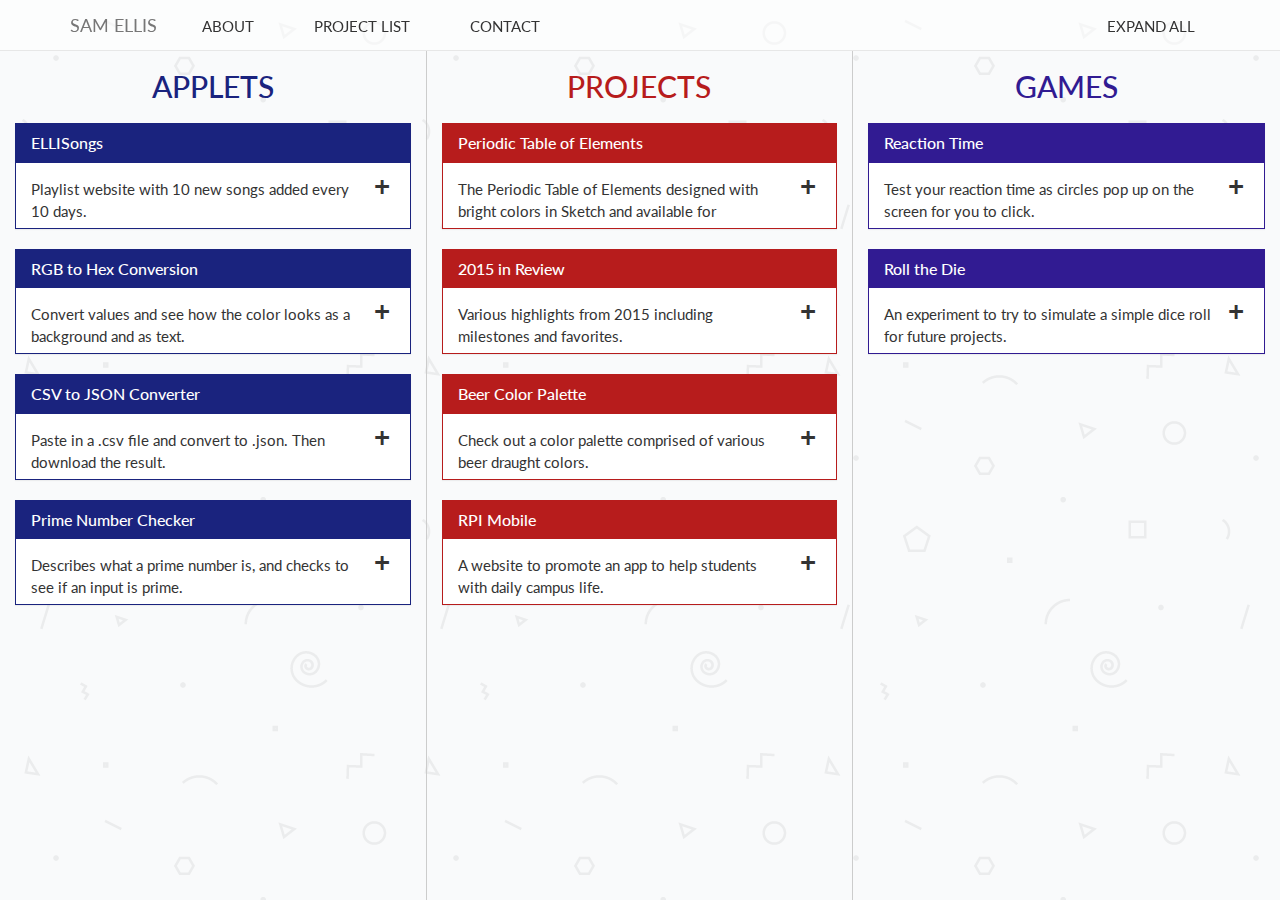
<file: index.html>
<!DOCTYPE html>
<html lang="en">
  <head>
    <meta charset="utf-8">
    <meta http-equiv="X-UA-Compatible" content="IE=edge">
    <meta name="viewport" content="width=device-width, initial-scale=1">
    <!-- The above 3 meta tags *must* come first in the head; any other head content must come *after* these tags -->
    <meta name="description" content="">
    <meta name="author" content="">
    <link rel="icon" href="../../favicon.ico">

    <title>Sam Ellis &middot; Web Home</title>

    <!-- Bootstrap core CSS -->
    <link href="BS3/css/bootstrap.min.css" rel="stylesheet">

    <!-- Custom fonts -->
    <link href='https://fonts.googleapis.com/css?family=Lato' rel='stylesheet' type='text/css'>

    <!-- Custom styles for this template -->
    <link href="home.css" rel="stylesheet">

    <!-- HTML5 shim and Respond.js for IE8 support of HTML5 elements and media queries -->
    <!--[if lt IE 9]>
      <script src="https://oss.maxcdn.com/html5shiv/3.7.2/html5shiv.min.js"></script>
      <script src="https://oss.maxcdn.com/respond/1.4.2/respond.min.js"></script>
    <![endif]-->
  </head>

  <body>

    <!-- Fixed navbar -->
    <nav class="navbar navbar-default navbar-fixed-top" id="title-nav">
      <div class="container">
        <div class="navbar-header">
          <button type="button" class="navbar-toggle collapsed" data-toggle="collapse" data-target="#navbar" aria-expanded="false" aria-controls="navbar">
            <span class="sr-only">Toggle navigation</span>
            <span class="icon-bar"></span>
            <span class="icon-bar"></span>
            <span class="icon-bar"></span>
          </button>
          <a class="navbar-brand" href="#">SAM ELLIS</a>
        </div>
        <div id="navbar" class="navbar-collapse collapse">
          <ul class="nav navbar-nav">
            <li>
              <div class="nav-control-item" id="nav-about">ABOUT</div>
            </li>
            <li>
              <div class="nav-control-item" id="nav-list">PROJECT LIST</div>
            </li>
            <li>
              <div class="nav-control-item" id="nav-contact">CONTACT</div>
            </li>
          </ul>
          <ul class="nav navbar-nav navbar-right">
            <li>
              <div class="nav-control-item all-panel-control all-closed">EXPAND ALL</div>
            </li>
          </ul>
        </div><!--/.nav-collapse -->
      </div>
    </nav>

    <div class="nav-overlay" id="about-overlay">
      <span class="exit-overlay">X</span>
      <h1 class="about-overlay-head">Hello!</h1>
      <p class="about-overlay-text">Thanks for checking out my site</p>
      <p class="about-overlay-text">with a collection of some of my work.</p>
      <p class="about-overlay-text">I will be adding more panels as I complete more projects.</p>
      <p class="about-overlay-text">Let me know if you have any suggestions!</p>
    </div>

    <div class="nav-overlay" id="list-overlay">
      <span class="exit-overlay">X</span>
      <ul class="list-overlay-ul">
        <a href="http://www.ellisongs.com/" class="list-overlay-link"><li>ELLISongs</li></a>
        <a href="2015/2015.html" class="list-overlay-link"><li>2015 YEAR IN REVIEW</li></a>
        <a href="beer/beer.html" class="list-overlay-link"><li>BEER COLOR PALETTE</li></a>
        <a href="csv-to-json/csv-to-json.html" class="list-overlay-link"><li>CSV TO JSON CONVERTER</li></a>
        <a href="downloads/TableofElements.pdf" class="list-overlay-link"><li>PERIODIC TABLE OF ELEMENTS</li></a>
        <a href="math/prime.html" class="list-overlay-link"><li>PRIME NUMBER CHECKER</li></a>
        <a href="games/reaction.html" class="list-overlay-link"><li>REACTION TIME</li></a>
        <a href="RGBtoHex/rgbtohex.html" class="list-overlay-link"><li>RGB TO HEX CONVERSION</li></a>
        <a href="RPIMobile/index.html" class="list-overlay-link"><li>RPI MOBILE</li></a>
        <a href="games/diceroll.html" class="list-overlay-link"><li>ROLL THE DIE</li></a>
      </ul>
    </div>

    <div class="nav-overlay" id="contact-overlay">
      <span class="exit-overlay">X</span>
      <ul class="contact-overlay-ul">
        <a href="mailto:icanhurdleu@gmail.com" class="contact-overlay-link"><li>SEND ME AN EMAIL</li></a>
        <a href="https://twitter.com/webdevsam" class="contact-overlay-link"><li>SAY HI ON TWITTER</li></a>
        <a href="https://github.com/icanhurdleu" class="contact-overlay-link"><li>CHECK OUT MY GITHUB</li></a>
      </ul>
    </div>


    <div class="container-fluid content-holder">

      <div class="row content">
        
        <div class="col-md-4 topic-col" id="one">
          <h2 class="col-header" style="color: #1a237e">APPLETS</h2>

          <div class="panel panel-default panel-custom panel-one">
            <a href="http://www.ellisongs.com/" class="no-decoration"><div class="panel-heading col-one-heading">
              <h3 class="panel-title panel-title-custom">ELLISongs</h3>
            </div></a>
            <div class="panel-body panel-body-short">
                <span class="panel-expand blue-panel closed">+</span>
                <p>Playlist website with 10 new songs added every 10 days.</p>
                <img class="panel-img" src="img/ellisongs.png">
            </div>
          </div>

          <div class="panel panel-default panel-custom panel-one">
            <a href="RGBtoHex/rgbtohex.html" class="no-decoration"><div class="panel-heading col-one-heading">
              <h3 class="panel-title panel-title-custom">RGB to Hex Conversion</h3>
            </div></a>
            <div class="panel-body panel-body-short">
                <span class="panel-expand blue-panel closed">+</span>
                <p>Convert values and see how the color looks as a background and as text.</p>
                <img class="panel-img" src="img/rgb2hex.png">
            </div>
          </div>

          <div class="panel panel-default panel-custom panel-one">
            <a href="csv-to-json/csv-to-json.html" class="no-decoration"><div class="panel-heading col-one-heading">
              <h3 class="panel-title panel-title-custom">CSV to JSON Converter</h3>
            </div></a>
            <div class="panel-body panel-body-short">
              <span class="panel-expand blue-panel closed">+</span>
              <p>Paste in a .csv file and convert to .json. Then download the result.</p>
              <img  class="panel-img" src="img/csv2json.png">
            </div>
          </div>

          <div class="panel panel-default panel-custom panel-one">
            <a href="math/prime.html" class="no-decoration"><div class="panel-heading col-one-heading">
              <h3 class="panel-title panel-title-custom">Prime Number Checker</h3>
            </div></a>
            <div class="panel-body panel-body-short">
              <span class="panel-expand blue-panel closed">+</span>
              <p>Describes what a prime number is, and checks to see if an input is prime.</p>
              <img  class="panel-img" src="img/primenum.png">
            </div>
          </div>

        </div>

        <div class="col-md-4 topic-col" id="two">
          <h2 class="col-header" style="color: #b71c1c">PROJECTS</h2>

          <div class="panel panel-default panel-custom panel-two">
            <a href="downloads/TableofElements.pdf" class="no-decoration"><div class="panel-heading col-two-heading">
              <h3 class="panel-title panel-title-custom">Periodic Table of Elements</h3>
            </div></a>
            <div class="panel-body panel-body-short">
              <span class="panel-expand red-panel closed">+</span>
              <p>The Periodic Table of Elements designed with bright colors in Sketch and available for <a href="downloads/PeriodicTableElements.sketch" download="PeriodicTableElements">download</a>.</p>
              <img  class="panel-img" src="img/PToE.png">
            </div>
          </div>

          <div class="panel panel-default panel-custom panel-two">
            <a href="2015/2015.html" class="no-decoration"><div class="panel-heading col-two-heading">
              <h3 class="panel-title panel-title-custom">2015 in Review</h3>
            </div></a>
            <div class="panel-body panel-body-short">
              <span class="panel-expand red-panel closed">+</span>
              <p>Various highlights from 2015 including milestones and favorites.</p>
              <img  class="panel-img" src="img/2015.png">
            </div>
          </div>

          <div class="panel panel-default panel-custom panel-two">
            <a href="beer/beer.html" class="no-decoration"><div class="panel-heading col-two-heading">
              <h3 class="panel-title panel-title-custom">Beer Color Palette</h3>
            </div></a>
            <div class="panel-body panel-body-short">
              <span class="panel-expand red-panel closed">+</span>
              <p>Check out a color palette comprised of various beer draught colors.</p>
              <img  class="panel-img" src="img/beerpalette.png">
            </div>
          </div>

          <div class="panel panel-default panel-custom panel-two">
            <a href="RPIMobile/index.html" class="no-decoration"><div class="panel-heading col-two-heading">
              <h3 class="panel-title panel-title-custom">RPI Mobile</h3>
            </div></a>
            <div class="panel-body panel-body-short">
              <span class="panel-expand red-panel closed">+</span>
              <p>A website to promote an app to help students with daily campus life.</p>
              <img  class="panel-img" src="img/rpimobile.png">
            </div>
          </div>

        </div>

        <div class="col-md-4 topic-col" id="three">
          <h2 class="col-header" style="color: #311b92">GAMES</h2>

          <div class="panel panel-default panel-custom panel-three">
            <a href="games/reaction.html" class="no-decoration"><div class="panel-heading col-three-heading">
              <h3 class="panel-title panel-title-custom">Reaction Time</h3>
            </div></a>
            <div class="panel-body panel-body-short">
              <span class="panel-expand purple-panel closed">+</span>
              <p>Test your reaction time as circles pop up on the screen for you to click.</p>
              <img  class="panel-img" src="img/reaction.png">
            </div>
          </div>

          <div class="panel panel-default panel-custom panel-three">
            <a href="games/diceroll.html" class="no-decoration"><div class="panel-heading col-three-heading">
              <h3 class="panel-title panel-title-custom">Roll the Die</h3>
            </div></a>
            <div class="panel-body panel-body-short">
              <span class="panel-expand purple-panel closed">+</span>
              <p>An experiment to try to simulate a simple dice roll for future projects.</p>
              <img  class="panel-img" src="img/diceroll.png">
            </div>
          </div>

        </div>

      </div>

    </div> <!-- /container -->


    <!-- Bootstrap core JavaScript
    ================================================== -->
    <!-- Placed at the end of the document so the pages load faster -->
    <script src="https://ajax.googleapis.com/ajax/libs/jquery/1.11.3/jquery.min.js"></script>
    <script src="BS3/bootstrap.min.js"></script>
    <script type="text/javascript" src="functionality.js"></script>
  </body>
</html>
</file>
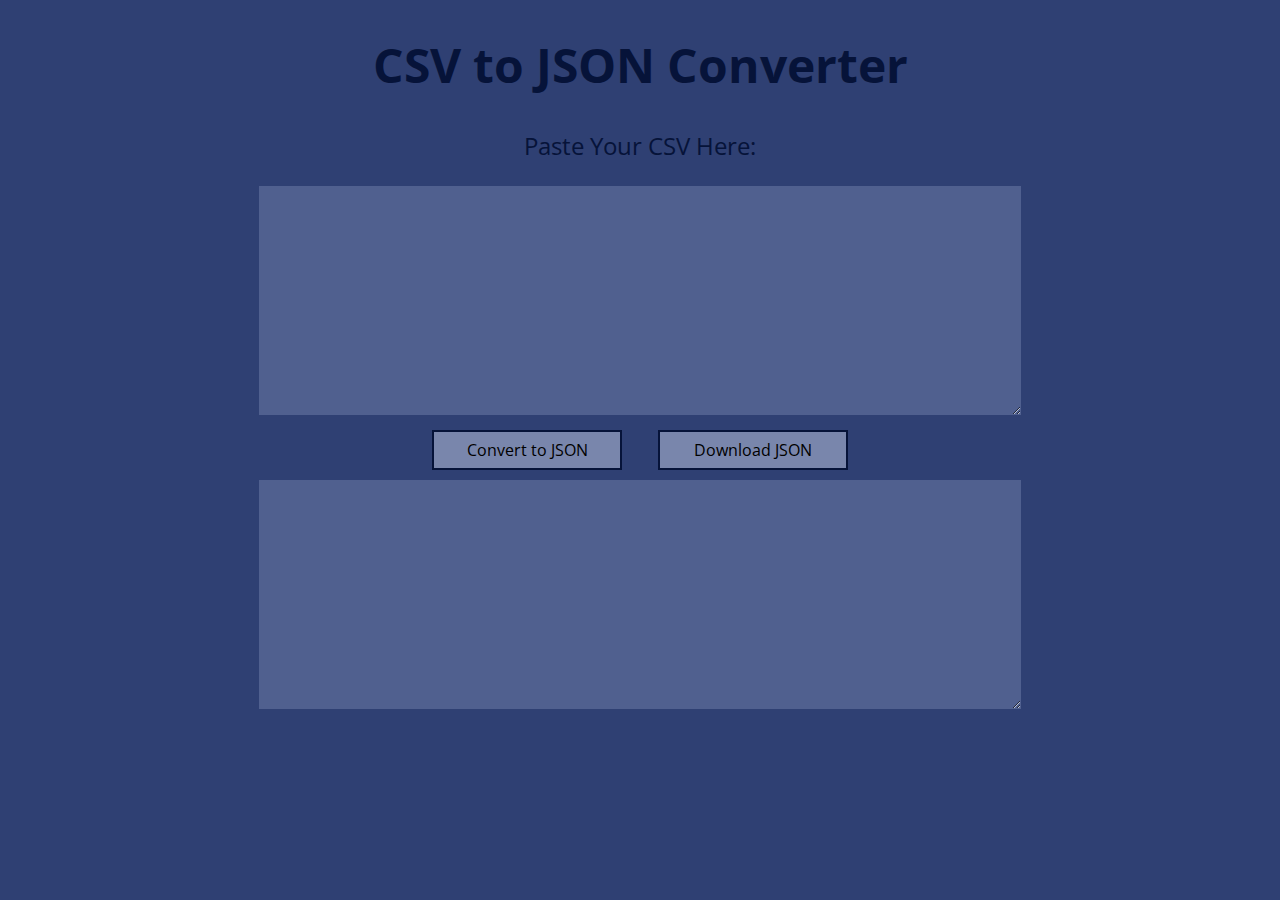
<file: csv-to-json/csv-to-json.html>
<!DOCTYPE html>
<html lang="en">
  <head>
    <meta charset="utf-8">
    <meta http-equiv="X-UA-Compatible" content="IE=edge">
    <meta name="viewport" content="width=device-width, initial-scale=1">
    <title>CSV to JSON Converter</title>

    <link rel="stylesheet" type="text/css" href="style.css">

    <!-- HTML5 Shim and Respond.js IE8 support of HTML5 elements and media queries -->
    <!-- WARNING: Respond.js doesn't work if you view the page via file:// -->
    <!--[if lt IE 9]>
      <script src="https://oss.maxcdn.com/html5shiv/3.7.2/html5shiv.min.js"></script>
      <script src="https://oss.maxcdn.com/respond/1.4.2/respond.min.js"></script>
    <![endif]-->
  </head>
  <body>
    <h1>CSV to JSON Converter</h1>

    <p>Paste Your CSV Here:</p>
    <textarea rows="15" id="csv" class="text"></textarea>
    <br />
    <button type="button" id="convert">Convert to JSON</button>
    &nbsp;&nbsp;
    <button type="button" id="download">Download JSON</button>
    <br />
    <textarea rows="15" id="json" class="text"></textarea>



    <script src="https://ajax.googleapis.com/ajax/libs/jquery/1.11.1/jquery.min.js"></script>

    <script type="text/javascript">

        function CSVToArray(strData, strDelimiter) {
        // Check to see if the delimiter is defined. If not,
        // then default to comma.
        strDelimiter = (strDelimiter || ",");
        // Create a regular expression to parse the CSV values.
        var objPattern = new RegExp((
        // Delimiters.
        "(\\" + strDelimiter + "|\\r?\\n|\\r|^)" +
        // Quoted fields.
        "(?:\"([^\"]*(?:\"\"[^\"]*)*)\"|" +
        // Standard fields.
        "([^\"\\" + strDelimiter + "\\r\\n]*))"), "gi");
        // Create an array to hold our data. Give the array
        // a default empty first row.
        var arrData = [[]];
        // Create an array to hold our individual pattern
        // matching groups.
        var arrMatches = null;
        // Keep looping over the regular expression matches
        // until we can no longer find a match.
        while (arrMatches = objPattern.exec(strData)) {
            // Get the delimiter that was found.
            var strMatchedDelimiter = arrMatches[1];
            // Check to see if the given delimiter has a length
            // (is not the start of string) and if it matches
            // field delimiter. If id does not, then we know
            // that this delimiter is a row delimiter.
            if (strMatchedDelimiter.length && (strMatchedDelimiter != strDelimiter)) {
                // Since we have reached a new row of data,
                // add an empty row to our data array.
                arrData.push([]);
            }
            // Now that we have our delimiter out of the way,
            // let's check to see which kind of value we
            // captured (quoted or unquoted).
            if (arrMatches[2]) {
                // We found a quoted value. When we capture
                // this value, unescape any double quotes.
                var strMatchedValue = arrMatches[2].replace(
                new RegExp("\"\"", "g"), "\"");
            } else {
                // We found a non-quoted value.
                var strMatchedValue = arrMatches[3];
            }
            // Now that we have our value string, let's add
            // it to the data array.
            arrData[arrData.length - 1].push(strMatchedValue);
        }
        // Return the parsed data.
        return (arrData);
        }

        function CSV2JSON(csv) {
            var array = CSVToArray(csv);
            var objArray = [];
            for (var i = 1; i < array.length; i++) {
                objArray[i - 1] = {};
                for (var k = 0; k < array[0].length && k < array[i].length; k++) {
                    var key = array[0][k];
                    objArray[i - 1][key] = array[i][k]
                }
            }

            var json = JSON.stringify(objArray);
            var str = json.replace(/},/g, "},\r\n");

            return str;
        }

        $("#convert").click(function() {
            var csv = $("#csv").val();
            var json = CSV2JSON(csv);
            $("#json").val(json);
        });

        $("#download").click(function() {
            var csv = $("#csv").val();
            var json = CSV2JSON(csv);
            window.open("data:text/json;charset=utf-8," + escape(json))
        });
    </script>
  </body>
</html>
</file>
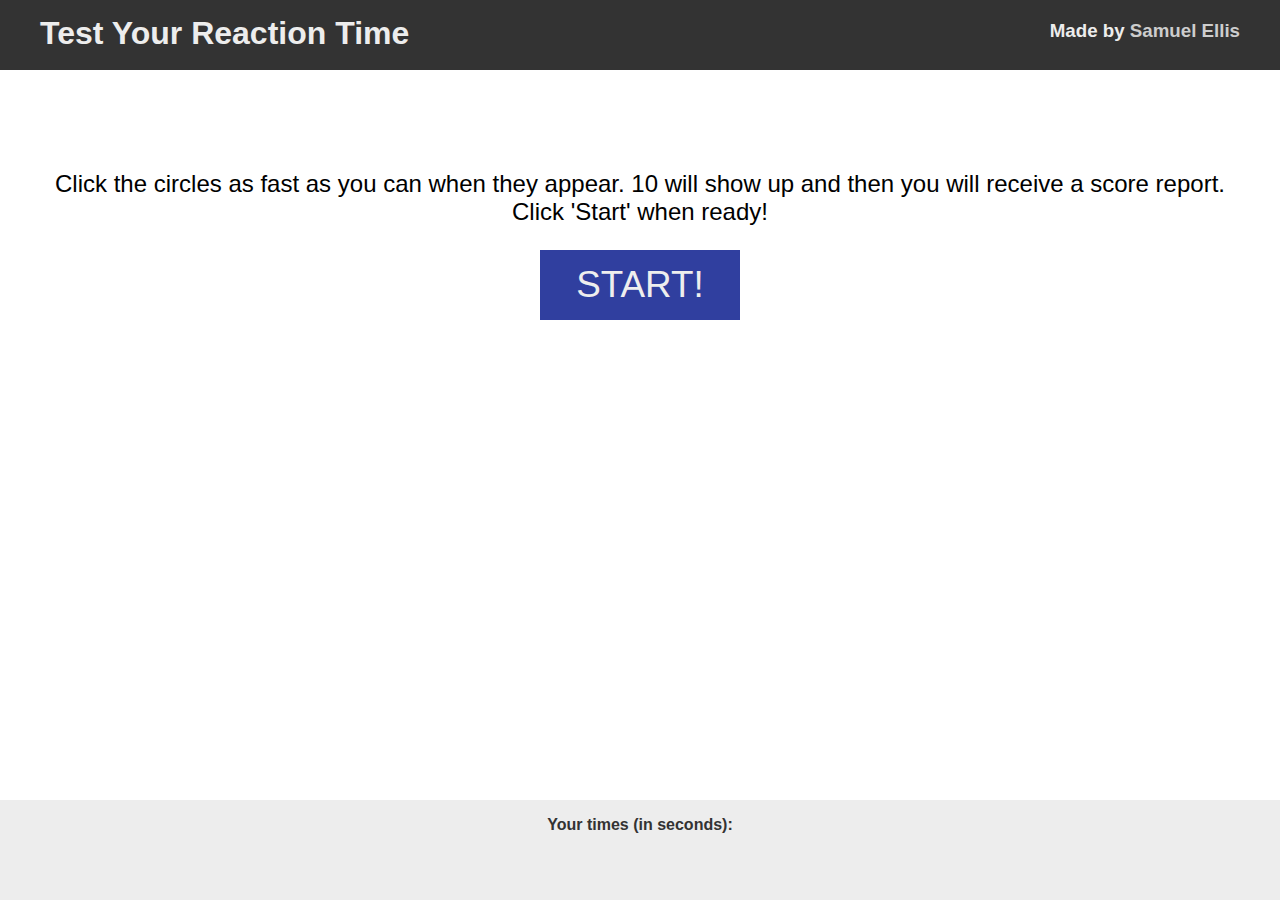
<file: games/reaction.html>
<!doctype html>
<html>
 <head>
 <title>Test Your Reaction!</title>

 <meta charset="utf-8" />
 <meta http-equiv="Content-type" content="text/html; charset=utf-8" />
 <meta name="viewport" content="width=device-width, initial-scale=1" />

 <link rel="stylesheet" type="text/css" href="style.css">
 
 </head>


 <body>

 <div id="container">

 	<div id="top-bar">

 		<div class="fixed-width">
 			<h1>Test Your Reaction Time</h1>
 			<h3>Made by <a href="http://samtellis.com">Samuel Ellis</a></h3>
 		</div>

 	</div>

 	<div id="bottom">
 		<div class="fixed-width">
 			<!-- <p class="bold">Your times: <span id="time">[0]</span> s</p> -->
 			<p class="bold">Your times (in seconds):</p>
 			<ul id="time"></ul>
 		</div>
 	</div>

 	<div id="main">

 		<div id="box"></div>

 		<div class="fixed-width">
 			<p id="desc">Click the circles as fast as you can when they appear. 10 will show up and then you will receive a score report. Click 'Start' when ready!</p>
 			<div class="button-holder">
 				<button id="start">START!</button>
 			</div>
 		</div>

 	</div>

 	<div id="results">
 		<div class="fixed-width">
 			<p>You're total time was: <span id="sum" class="blue"></span></p>
 			<p>You're average time was: <span id="avg" class="blue"></span></p>

 			<a href="javascript:history.go(0)">RESTART</a>
 		</div>
 	</div>

 	</div>

 	<script type="text/javascript" src="script.js"></script>

 </body>
</html>
</file>
<file: home.css>
/*
GENERAL STYLE
*/


* {
	font-family: 'Lato';
}

body {
	background: url(img/geometry2.png);
	/* background from subtlepatterns.com */
}


/*
MENU OVERLAYS
*/


.nav-overlay {
  position: absolute;
  height: calc(100vh - 50px);
  width: 100%;
  text-align: center;
  z-index: 2000;
  display: none;
}
#about-overlay {
  background-color: rgba(26, 35, 126, .8);
}
#list-overlay {
  background-color: rgba(183, 28, 28, .8);
}
#contact-overlay {
  background-color: rgba(49, 27, 146, .8);
}

.exit-overlay {
	font-size: 3em;
	position: absolute;
	top: 5px;
	right: 20px;
	cursor: pointer;
	color: #fff;

	-webkit-transition: -webkit-transform .5s;
			transition: transform .5s;
}
.exit-overlay:hover {
	font-weight: bold;
	-webkit-transform: rotate(360deg);
		    transform: rotate(360deg);
}

.nav-control-item {
	height: 50px;
	padding-left: 30px;
	padding-right: 30px;
	cursor: pointer;
	font-size: 1.1em;
	padding-top: 15px;
	box-sizing: border-box;
}

.all-panel-control {
	-webkit-transition: letter-spacing .3s ease;
			transition: letter-spacing .3s ease;	
}
.all-closed {
	letter-spacing: 0px;
}
.all-closed:hover {
	letter-spacing: 3px;
	font-weight: bold;
}
.all-open {
	letter-spacing: 3px;
}
.all-open:hover {
	letter-spacing: 0px;
	font-weight: bold;
}

#nav-about:hover {
	border-bottom: 5px solid #1a237e;
}
#nav-list:hover {
	border-bottom: 5px solid #b71c1c;
}
#nav-contact:hover {
	border-bottom: 5px solid #311b92;	
}

.about-open {
	background-color: rgba(26, 35, 126, .8);
	color: #fff;
}
.list-open {
	background-color: rgba(183, 23, 23, .8);
	color: #fff;
}
.contact-open {
	background-color: rgba(49, 27, 146, .8);
	color: #fff;
}


/*
OVERLAY CONTENT
*/


.about-overlay-head {
	font-size: 4em;
	color: #fff;
	margin-top: 50px;
}

.about-overlay-text {
	font-size: 2em;
	color: #fff;
	margin-top: 10px;
}

.list-overlay-ul {
	list-style: none;
	margin-top: 50px;
}

.list-overlay-link {
	text-decoration: none !important;
}
.list-overlay-link > li {
	font-size: 1.5em;
	color: #fff;
	padding-top: 10px;
	padding-bottom: 10px;
	-webkit-transition: letter-spacing .3s ease;
			transition: letter-spacing .3s ease;
}
.list-overlay-link > li:hover {
	letter-spacing: 5px;
}

.contact-overlay-ul {
	list-style: none;
	margin-top: 50px;
}

.contact-overlay-link {
	text-decoration: none !important;
}
.contact-overlay-link > li {
	font-size: 2em;
	color: #fff;
	padding-top: 15px;
	padding-bottom: 15px;
	-webkit-transition: letter-spacing .3s ease;
			transition: letter-spacing .3s ease;
}
.contact-overlay-link > li:hover {
	letter-spacing: 5px;
}


/*
NAV BAR
*/


#title-nav {
	background-color: rgba(255, 255, 255, 0.5);
}


/*
CONTENT STRUCTURE
*/


.content-holder {
	margin-top: 50px;
}

.content {
	height: calc(100vh - 50px);
	background-color: transparent;
}

.topic-col {
	height: 100%;
	overflow: scroll;
}

#one {
	border-right: 1px solid #ccc;
}

#two {
	border-right: 1px solid #ccc;
}

#three {

}


/*
PANEL HEADINGS
*/


.panel-heading {
	-webkit-transition: background-color .5s ease;
			transition: background-color .5s ease;
}

.no-decoration {
	text-decoration: none !important;
}

.col-header {
	text-align: center;
	margin-bottom: 20px;
}

.panel-custom {
	border-radius: 0px;
}

.panel-title-custom {
	color: #fff;
	-webkit-transition: color .5s ease;
			transition: color .5s ease;
}

.panel-one {
	border: 1px solid #1a237e;
}

.col-one-heading {
	background-color: #1a237e !important;
	border-radius: 0px !important;
}
.col-one-heading:hover {
	background-color: #fff !important;
}
.col-one-heading:hover .panel-title-custom {
	color: #1a237e;
}


.panel-two {
	border: 1px solid #b71c1c;
}

.col-two-heading {
	background-color: #b71c1c !important;
	border-radius: 0px !important;
}
.col-two-heading:hover {
	background-color: #fff !important;
}
.col-two-heading:hover .panel-title-custom {
	color: #b71c1c;
}

.panel-three {
	border: 1px solid #311b92;
}

.col-three-heading {
	background-color: #311b92 !important;
	border-radius: 0px !important;
}
.col-three-heading:hover {
	background-color: #fff !important;
}
.col-three-heading:hover .panel-title-custom {
	color: #311b92;
}


/*
	PANEL BODY CONTROL
*/


.panel-body {
	position: relative;
	overflow: hidden;
	padding-right: 50px;
}
.panel-body > p {
	font-size: 1.1em;
}

.panel-body-short {
	max-height: 65px;
}

.panel-body-long {
	min-height: 100%;
}

.panel-img {
	max-width: 100%;
}

.panel-expand {
	position: absolute;
	font-size: 2em;
	font-weight: bold;
	cursor: pointer;
	top: 2px;
	right: 20px;
}

.blue-panel:hover {
	color: #1a237e;
}
.red-panel:hover {
	color: #b71c1c;
}
.purple-panel:hover {
	color: #311b92;
}
</file>
<file: csv-to-json/style.css>
@import url(http://fonts.googleapis.com/css?family=Open+Sans:300);

body {
	background-color: #2f4073;
	font-family: "Open Sans";
	text-align: center;
}

textarea {
	min-width: 60%; 
	background-color: #50608f;
	border: none;
	display: inline-block;
}
textarea:active,
textarea:focus {
	outline: none !important;
	border: 2px solid #061339;
}

h1 {
	font-size: 3em;
	color: #061339;
}

p {
	font-size: 1.5em;
	color: #061339;
}

button {
	transition: background-color 0.4s ease;
	transition: color 0.4s ease;
	height: 40px;
	width: 15%;
	margin: 10px;
	font-family: "Open Sans";
	font-size: 1em;
	border: 2px solid #061339;
	background-color: #7986ac;
}

button:hover {
	color: #7986ac;
	cursor: pointer;
	background-color: #061339;
}
</file>
<file: games/style.css>
html {
	min-height: 100%;
	position: relative;
}

body {
 	font-family: Verdana, Geneva, sans-serif;
 	margin: 0;
 	height: 100%;
}

#top-bar {
	background-color: #333;
	height: 70px;
	width: 100%;
	color: #ededed;
}

.fixed-width {
	width: 1200px;
	margin: 0 auto;
}

.fixed-width > h1 {
	margin: 0;
	padding-top: 15px;
	float: left;
}

.fixed-width > h3 {
	margin: 0;
	padding-top: 20px;
	float: right;
}

.fixed-width > h3 > a {
	text-decoration: none;
	color: #cdcdcd;
}
.fixed-width > h3 > a:hover {
	text-decoration: underline;
}

#main {
	
}

#desc {
	font-size: 24px;
	text-align: center;
	margin-top: 100px;
}

.button-holder {
	text-align: center;
}

#start {
	width: 200px;
	height: 70px;
	font-size: 2.3em;
	border: none;
	background-color: #303F9F;
	color: #eee;
}

#start:hover {
	background-color: #1A237E;
}

#bottom {
	position: absolute;
	width: 100%;
	background-color: #ededed;
	height: 100px;
	bottom: 0;
	color: #333;
}

#box {
 	width: 150px;
 	height: 150px;
 	border-radius: 75px;
 	display: none;
 	position: relative;
}

#time {
	margin:0;
	list-style: none;
}

#time > li {
	float: left;
	padding-left: 30px;
	font-size: 1.5em;
}

.bold {
 	font-weight: bold;
 	text-align: center;
}

#results {
	text-align: center;
	display: none;
}

#results p {
	font-size: 2em;
}

#results a {
	font-size: 2em;
	text-decoration: none;
	color: #1A237E;
}
#results a:hover {
	text-decoration: underline;
}

.blue {
	font-weight: bold;
	color: #1A237E;
}
</file>
